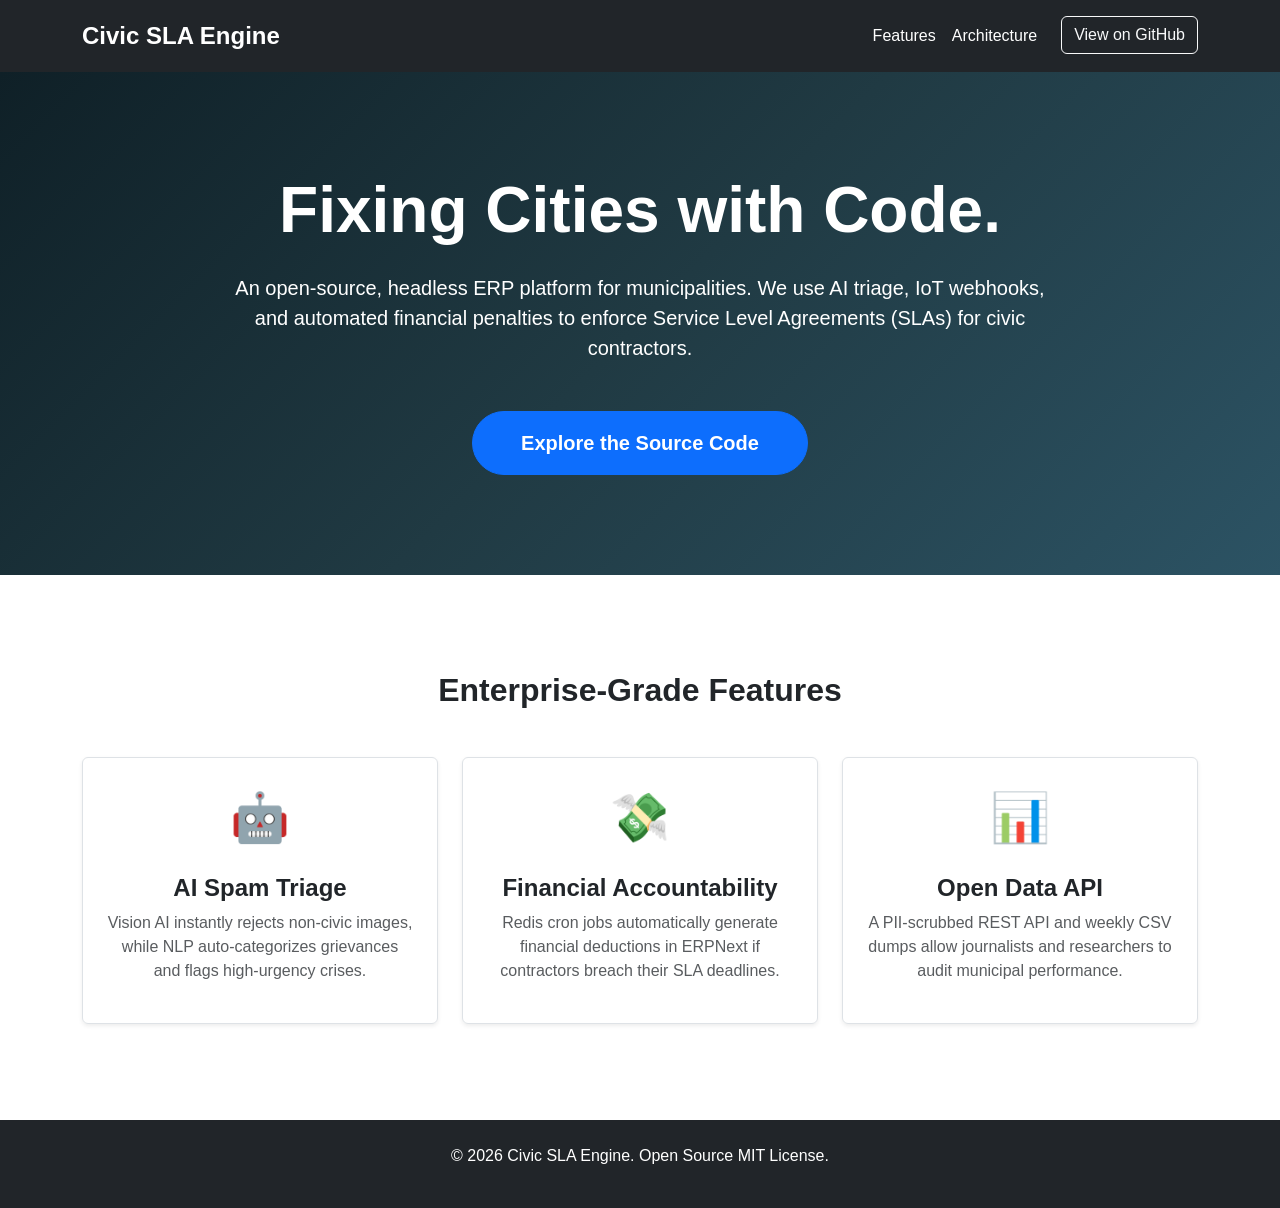
<file: marketing_site/index.html>
<!DOCTYPE html>
<html lang="en">
<head>
    <meta charset="UTF-8">
    <meta name="viewport" content="width=device-width, initial-scale=1.0">
    <title>Civic SLA Engine | Open Source GovTech ERP</title>
    
    <!-- Technical SEO Metadata -->
    <meta name="description" content="An open-source, AI-driven GovTech ERP built on Frappe. Civic SLA Engine automates municipal grievance routing, IoT ingestion, and financial contractor penalties.">
    <meta name="keywords" content="open source civic tech, Frappe GovTech ERP, smart city software, civic sla, headless ERP, civic tech India">
    
    <!-- Open Graph for Social Media -->
    <meta property="og:title" content="Civic SLA Engine - Open Source GovTech">
    <meta property="og:description" content="Automating municipal accountability through AI triage, Frappe ERP, and IoT.">
    <meta property="og:type" content="website">
    <meta property="og:url" content="https://civicsla-engine.com">
    <meta property="og:image" content="https://civicsla-engine.com/assets/og-image.jpg">

    <link href="https://cdn.jsdelivr.net/npm/bootstrap@5.3.0/dist/css/bootstrap.min.css" rel="stylesheet">
    <style>
        body { font-family: 'Inter', sans-serif; }
        .hero-section { background: linear-gradient(135deg, #0f2027, #203a43, #2c5364); color: white; padding: 100px 0; }
        .feature-icon { font-size: 3rem; color: #3498db; margin-bottom: 20px; }
    </style>
</head>
<body>

    <header class="p-3 bg-dark text-white sticky-top">
        <div class="container d-flex flex-wrap justify-content-between align-items-center">
            <a href="/" class="d-flex align-items-center text-white text-decoration-none">
                <span class="fs-4 fw-bold">Civic SLA Engine</span>
            </a>
            <ul class="nav">
                <li><a href="#features" class="nav-link px-2 text-white">Features</a></li>
                <li><a href="#architecture" class="nav-link px-2 text-white">Architecture</a></li>
                <li><a href="https://github.com/Akshayanil1/civic_tracker" class="btn btn-outline-light ms-3">View on GitHub</a></li>
            </ul>
        </div>
    </header>

    <main>
        <section class="hero-section text-center">
            <div class="container">
                <h1 class="display-3 fw-bold mb-4">Fixing Cities with Code.</h1>
                <p class="lead mb-5 w-75 mx-auto">An open-source, headless ERP platform for municipalities. We use AI triage, IoT webhooks, and automated financial penalties to enforce Service Level Agreements (SLAs) for civic contractors.</p>
                <a href="https://github.com/Akshayanil1/civic_tracker" class="btn btn-primary btn-lg px-5 py-3 rounded-pill fw-bold">Explore the Source Code</a>
            </div>
        </section>

        <section id="features" class="container py-5 mt-5">
            <h2 class="text-center fw-bold mb-5">Enterprise-Grade Features</h2>
            <div class="row g-4 text-center">
                <div class="col-md-4">
                    <div class="p-4 border rounded shadow-sm h-100">
                        <div class="feature-icon">🤖</div>
                        <h4 class="fw-bold">AI Spam Triage</h4>
                        <p class="text-muted">Vision AI instantly rejects non-civic images, while NLP auto-categorizes grievances and flags high-urgency crises.</p>
                    </div>
                </div>
                <div class="col-md-4">
                    <div class="p-4 border rounded shadow-sm h-100">
                        <div class="feature-icon">💸</div>
                        <h4 class="fw-bold">Financial Accountability</h4>
                        <p class="text-muted">Redis cron jobs automatically generate financial deductions in ERPNext if contractors breach their SLA deadlines.</p>
                    </div>
                </div>
                <div class="col-md-4">
                    <div class="p-4 border rounded shadow-sm h-100">
                        <div class="feature-icon">📊</div>
                        <h4 class="fw-bold">Open Data API</h4>
                        <p class="text-muted">A PII-scrubbed REST API and weekly CSV dumps allow journalists and researchers to audit municipal performance.</p>
                    </div>
                </div>
            </div>
        </section>

    </main>

    <footer class="bg-dark text-white text-center py-4 mt-5">
        <p>&copy; 2026 Civic SLA Engine. Open Source MIT License.</p>
    </footer>

</body>
</html>
</file>
